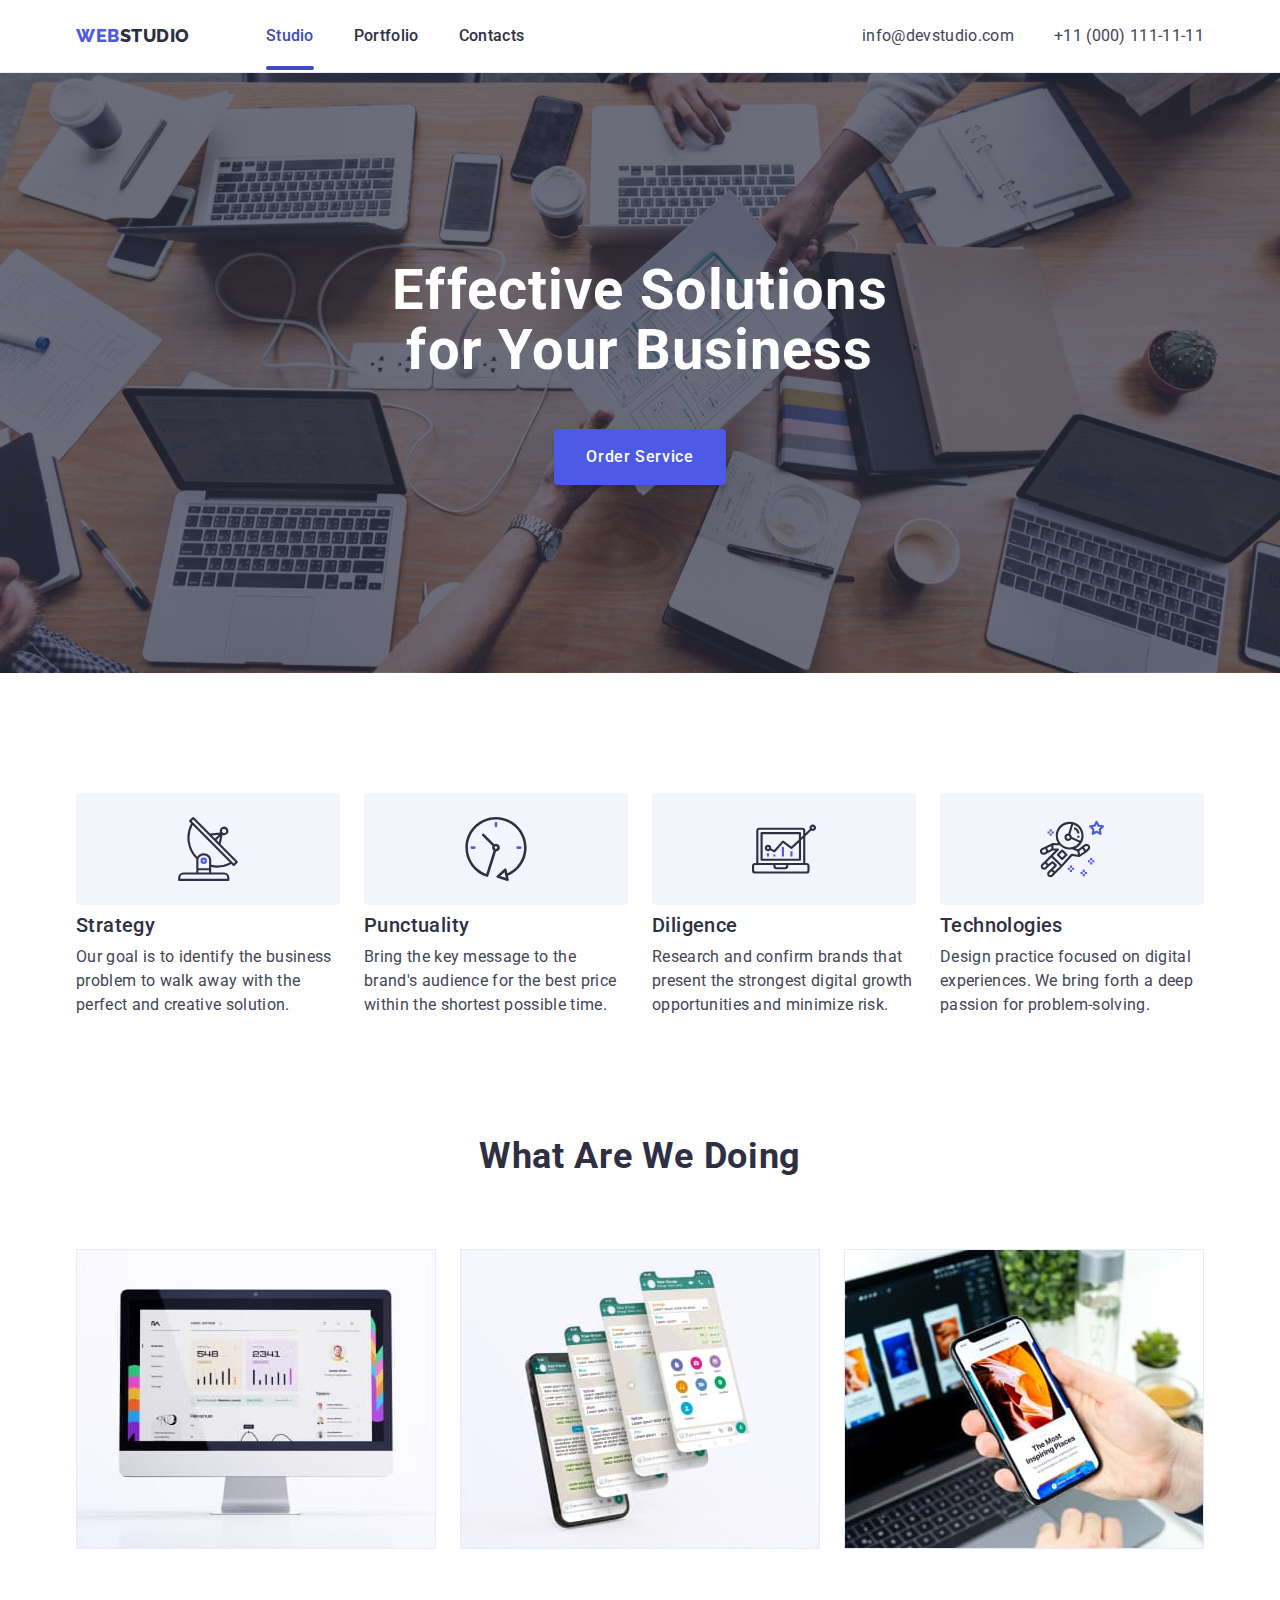
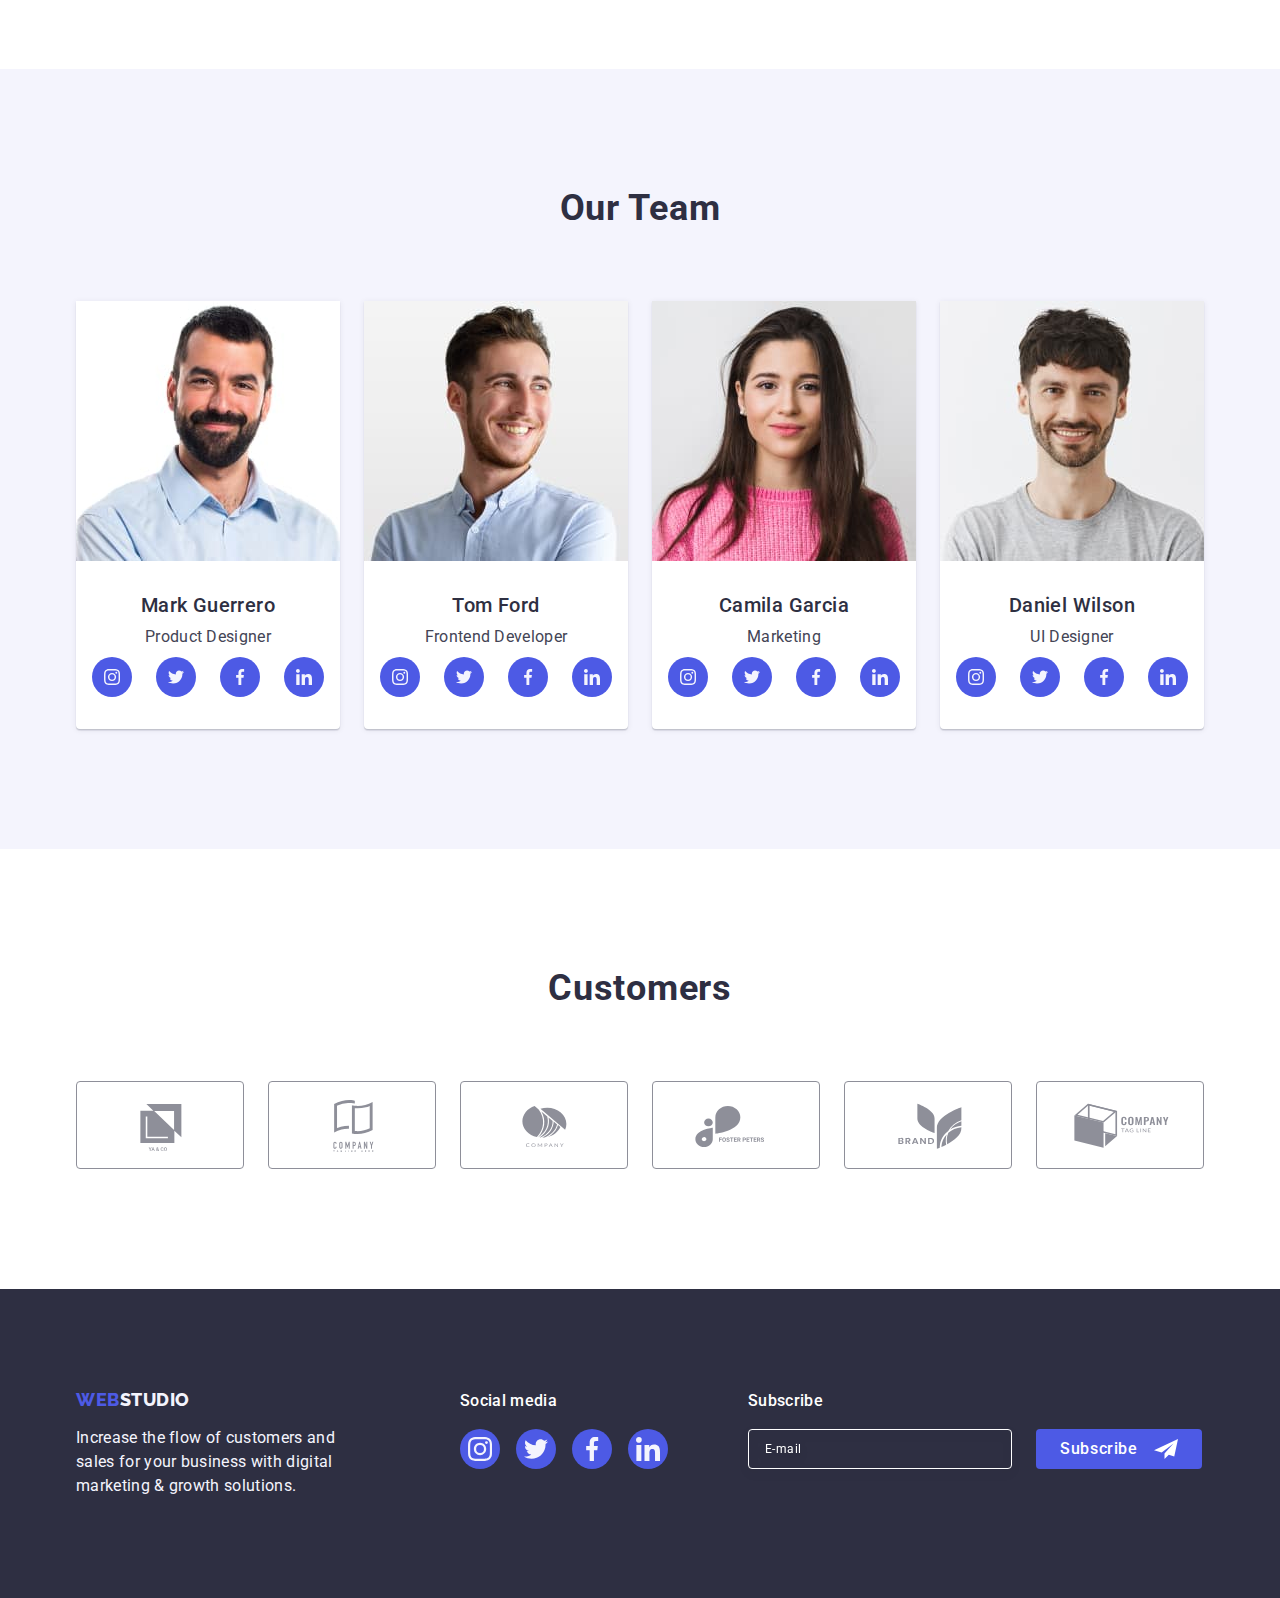
<file: index.html>
<!DOCTYPE html>
<html lang="en">
  <head>
    <meta charset="UTF-8" />
    <meta http-equiv="X-UA-Compatible" content="IE=edge" />
    <meta name="viewport" content="width=device-width, initial-scale=1.0" />
    <link rel="preconnect" href="https://fonts.googleapis.com" />
    <link rel="preconnect" href="https://fonts.gstatic.com" crossorigin />
    <link rel="preconnect" href="https://fonts.googleapis.com" />
    <link rel="preconnect" href="https://fonts.gstatic.com" crossorigin />
    <link rel="preconnect" href="https://fonts.googleapis.com" />
    <link rel="preconnect" href="https://fonts.gstatic.com" crossorigin />
    <link
      href="https://fonts.googleapis.com/css2?family=Raleway:wght@800&family=Roboto:wght@400;500;700;900&display=swap"
      rel="stylesheet"
    />
    <link
      rel="stylesheet"
      href="https://cdn.jsdelivr.net/npm/modern-normalize@1.1.0/modern-normalize.min.css"
    />
    <link rel="stylesheet" href="./css/styles.css" />
    <title><Studio>WebStudio</title>
  </head>
  <body>
    <!-----------------------------HEADER---------------------------- -->
    <header class="header">
      <div class="container head-container">
        <nav class="nav">
          <a href="./index.html" class="link-head link"
            >Web<span class="logo">Studio</span></a
          >
          <ul class="list nav-list">
            <li class="nav-item">
              <a class="link-nav link active" href="./index.html">Studio</a>
            </li>
            <li class="nav-item">
              <a class="link-nav link" href="./portfolio.html">Portfolio</a>
            </li>
            <li class="nav-item">
              <a class="link-nav link" href="">Contacts</a>
            </li>
          </ul>
        </nav>
        <address class="contact">
          <ul class="list contact-list">
            <li class="contact-item">
              <a class="link-contact link" href="mailto:info@devstudio.com"
                >info@devstudio.com</a
              >
            </li>
            <li class="contact-item">
              <a class="link-contact link" href="tel:+110001111111"
                >+11 (000) 111-11-11</a
              >
            </li>
          </ul>
        </address>
      </div>
    </header>
    <main>
      <!-- -------------------------Section MAIN------------------->
      <section class="section-main">
        <div class="container">
          <h1 class="title-main">Effective Solutions for Your Business</h1>
          <button
            class="button"
            type="button"
            data-modal-open
            name="Order Service"
          >
            Order Service
          </button>
        </div>
      </section>

      <!-- -------------------------SECTION TEXT -->
      <section class="text-section">
        <div class="container">
          <h2 class="visually-hidden">/</h2>
          <ul class="list text-list">
            <li class="text-item">
              <div class="text-icon-container">
                <svg class="text-icon" width="64" height="64">
                  <use href="./images/icons.svg#icon-antenna"></use>
                </svg>
              </div>
              <h3 class="title-three">Strategy</h3>
              <p class="text">
                Our goal is to identify the business problem to walk away with
                the perfect and creative solution.
              </p>
            </li>
            <li class="text-item">
              <div class="text-icon-container">
                <svg class="text-icon" width="64" height="64">
                  <use href="./images/icons.svg#icon-clock"></use>
                </svg>
              </div>
              <h3 class="title-three">Punctuality</h3>
              <p class="text">
                Bring the key message to the brand's audience for the best price
                within the shortest possible time.
              </p>
            </li>
            <li class="text-item">
              <div class="text-icon-container">
                <svg class="text-icon" width="64" height="64">
                  <use href="./images/icons.svg#icon-diagram"></use>
                </svg>
              </div>
              <h3 class="title-three">Diligence</h3>
              <p class="text">
                Research and confirm brands that present the strongest digital
                growth opportunities and minimize risk.
              </p>
            </li>
            <li class="text-item">
              <div class="text-icon-container">
                <svg class="text-icon" width="64" height="64">
                  <use href="./images/icons.svg#icon-astronaut"></use>
                </svg>
              </div>
              <h3 class="title-three">Technologies</h3>
              <p class="text">
                Design practice focused on digital experiences. We bring forth a
                deep passion for problem-solving.
              </p>
            </li>
          </ul>
        </div>
      </section>

      <!-- ---------------------SECTION IMG--------------- -->
      <section class="img-section">
        <div class="container">
          <h2 class="title-two">What are we doing</h2>
          <ul class="list img-list">
            <li class="im-item">
              <img
                class="img"
                src="./images/img1.jpg"
                width="360"
                alt="statistic on monitor"
              />
            </li>
            <li class="im-item">
              <img
                class="img"
                src="./images/img2.jpg"
                width="360"
                alt="open messenger on phone"
              />
            </li>
            <li class="im-item">
              <img
                class="img"
                src="./images/img3.jpg"
                width="360"
                alt="open recommended on phone"
              />
            </li>
          </ul>
        </div>
      </section>

      <!-- -----------------------SECTION TEAM-------------------- -->
      <section class="team-section">
        <div class="container">
          <h2 class="team-title">Our Team</h2>
          <ul class="team-list list">
            <li class="team-item">
              <img
                class="team-item-img"
                src="./images/photo1.jpg"
                width="264"
                alt="Product Designer"
              />
              <div class="team-name">
                <h3 class="team-three">Mark Guerrero</h3>
                <p class="team-text">Product Designer</p>
                <ul class="team-soc list">
                  <li class="team-soc-item">
                    <a
                      class="team-soc-link"
                      href=""
                      aria-label="instagram"
                      target="_blank"
                      rel="noopener noreferrer"
                    >
                      <svg class="team-soc-icon" width="16" height="16">
                        <use
                          href="./images/icons.svg#icon-instagram"
                        ></use></svg
                    ></a>
                  </li>
                  <li class="team-soc-item">
                    <a
                      class="team-soc-link"
                      href=""
                      aria-label="twitter"
                      target="_blank"
                      rel="noopener noreferrer"
                    >
                      <svg class="team-soc-icon" width="16" height="16">
                        <use href="./images/icons.svg#icon-twitter"></use></svg
                    ></a>
                  </li>
                  <li class="team-soc-item">
                    <a
                      class="team-soc-link"
                      href=""
                      aria-label="facebook"
                      target="_blank"
                      rel="noopener noreferrer"
                    >
                      <svg class="team-soc-icon" width="16" height="16">
                        <use href="./images/icons.svg#icon-facebook"></use></svg
                    ></a>
                  </li>
                  <li class="team-soc-item">
                    <a
                      class="team-soc-link"
                      href=""
                      aria-label="linkedin"
                      target="_blank"
                      rel="noopener noreferrer"
                    >
                      <svg class="team-soc-icon" width="16" height="16">
                        <use href="./images/icons.svg#icon-linkedin"></use></svg
                    ></a>
                  </li>
                </ul>
              </div>
            </li>
            <li class="team-item">
              <img
                class="team-item-img"
                src="./images/photo2.jpg"
                width="264"
                alt="Frontend Developer"
              />
              <div class="team-name">
                <h3 class="team-three">Tom Ford</h3>
                <p class="team-text">Frontend Developer</p>
                <ul class="team-soc list">
                  <li class="team-soc-item">
                    <a
                      class="team-soc-link"
                      href=""
                      aria-label="instagram"
                      target="_blank"
                      rel="noopener noreferrer"
                    >
                      <svg class="team-soc-icon" width="16" height="16">
                        <use
                          href="./images/icons.svg#icon-instagram"
                        ></use></svg
                    ></a>
                  </li>
                  <li class="team-soc-item">
                    <a
                      class="team-soc-link"
                      href=""
                      aria-label="twitter"
                      target="_blank"
                      rel="noopener noreferrer"
                    >
                      <svg class="team-soc-icon" width="16" height="16">
                        <use href="./images/icons.svg#icon-twitter"></use></svg
                    ></a>
                  </li>
                  <li class="team-soc-item">
                    <a
                      class="team-soc-link"
                      href=""
                      aria-label="facebook"
                      target="_blank"
                      rel="noopener noreferrer"
                    >
                      <svg class="team-soc-icon" width="16" height="16">
                        <use href="./images/icons.svg#icon-facebook"></use></svg
                    ></a>
                  </li>
                  <li class="team-soc-item">
                    <a
                      class="team-soc-link"
                      href=""
                      aria-label="linkedin"
                      target="_blank"
                      rel="noopener noreferrer"
                    >
                      <svg class="team-soc-icon" width="16" height="16">
                        <use href="./images/icons.svg#icon-linkedin"></use></svg
                    ></a>
                  </li>
                </ul>
              </div>
            </li>
            <li class="team-item">
              <img
                class="team-item-img"
                src="./images/photo3.jpg"
                width="264"
                alt="Marketing"
              />
              <div class="team-name">
                <h3 class="team-three">Camila Garcia</h3>
                <p class="team-text">Marketing</p>
                <ul class="team-soc list">
                  <li class="team-soc-item">
                    <a
                      class="team-soc-link"
                      href=""
                      aria-label="instagram"
                      target="_blank"
                      rel="noopener noreferrer"
                    >
                      <svg class="team-soc-icon" width="16" height="16">
                        <use
                          href="./images/icons.svg#icon-instagram"
                        ></use></svg
                    ></a>
                  </li>
                  <li class="team-soc-item">
                    <a
                      class="team-soc-link"
                      href=""
                      aria-label="twitter"
                      target="_blank"
                      rel="noopener noreferrer"
                    >
                      <svg class="team-soc-icon" width="16" height="16">
                        <use href="./images/icons.svg#icon-twitter"></use></svg
                    ></a>
                  </li>
                  <li class="team-soc-item">
                    <a
                      class="team-soc-link"
                      href=""
                      aria-label="facebook"
                      target="_blank"
                      rel="noopener noreferrer"
                    >
                      <svg class="team-soc-icon" width="16" height="16">
                        <use href="./images/icons.svg#icon-facebook"></use></svg
                    ></a>
                  </li>
                  <li class="team-soc-item">
                    <a
                      class="team-soc-link"
                      href=""
                      aria-label="linkedin"
                      target="_blank"
                      rel="noopener noreferrer"
                    >
                      <svg class="team-soc-icon" width="16" height="16">
                        <use href="./images/icons.svg#icon-linkedin"></use></svg
                    ></a>
                  </li>
                </ul>
              </div>
            </li>
            <li class="team-item">
              <img
                class="team-item-img"
                src="./images/photo4.jpg"
                width="264"
                alt="UI Designer"
              />
              <div class="team-name">
                <h3 class="team-three">Daniel Wilson</h3>
                <p class="team-text">UI Designer</p>
                <ul class="team-soc list">
                  <li class="team-soc-item">
                    <a
                      class="team-soc-link"
                      href=""
                      aria-label="instagram"
                      target="_blank"
                      rel="noopener noreferrer"
                    >
                      <svg class="team-soc-icon" width="16" height="16">
                        <use href="./images/icons.svg#icon-instagram"></use>
                      </svg>
                    </a>
                  </li>
                  <li class="team-soc-item">
                    <a
                      class="team-soc-link"
                      href=""
                      aria-label="twitter"
                      target="_blank"
                      rel="noopener noreferrer"
                    >
                      <svg class="team-soc-icon" width="16" height="16">
                        <use href="./images/icons.svg#icon-twitter"></use>
                      </svg>
                    </a>
                  </li>
                  <li class="team-soc-item">
                    <a
                      class="team-soc-link"
                      href=""
                      aria-label="facebook"
                      target="_blank"
                      rel="noopener noreferrer"
                    >
                      <svg class="team-soc-icon" width="16" height="16">
                        <use href="./images/icons.svg#icon-facebook"></use></svg
                    ></a>
                  </li>
                  <li class="team-soc-item">
                    <a
                      class="team-soc-link"
                      href=""
                      aria-label="linkedin"
                      target="_blank"
                      rel="noopener noreferrer"
                    >
                      <svg class="team-soc-icon" width="16" height="16">
                        <use href="./images/icons.svg#icon-linkedin"></use></svg
                    ></a>
                  </li>
                </ul>
              </div>
            </li>
          </ul>
        </div>
      </section>

      <!----------------------------CUSTOMERS----------------------- -->
      <section class="customers-section">
        <div class="container">
          <h2 class="cust-title">Customers</h2>
          <ul class="cust-list list">
            <li class="cust-item">
              <a class="cust-link" href="">
                <svg class="cust-icon" width="104" height="56">
                  <use href="./images/icons.svg#icon-logo"></use>
                </svg>
              </a>
            </li>
            <li class="cust-item">
              <a class="cust-link" href="">
                <svg class="cust-icon" width="104" height="56">
                  <use href="./images/icons.svg#icon-company"></use>
                </svg>
              </a>
            </li>
            <li class="cust-item">
              <a class="cust-link" href="">
                <svg class="cust-icon" width="104" height="56">
                  <use href="./images/icons.svg#icon-logo_three"></use>
                </svg>
              </a>
            </li>
            <li class="cust-item">
              <a class="cust-link" href="">
                <svg class="cust-icon" width="104" height="56">
                  <use href="./images/icons.svg#icon-logo_four"></use>
                </svg>
              </a>
            </li>
            <li class="cust-item">
              <a class="cust-link" href="">
                <svg class="cust-icon" width="104" height="56">
                  <use href="./images/icons.svg#icon-logo_five"></use>
                </svg>
              </a>
            </li>
            <li class="cust-item">
              <a class="cust-link" href="">
                <svg class="cust-icon" width="104" height="56">
                  <use href="./images/icons.svg#icon-logo_six"></use>
                </svg>
              </a>
            </li>
          </ul>
        </div>
      </section>
    </main>

    <!-- -----------------------------------FOOTER ----------------------- -->
    <footer class="footer">
      <div class="footer-container">
        <div class="footer-position">
          <a class="link-footer link" href="./index.html"
            >Web<span class="logo-footer">Studio</span></a
          >
          <p class="footer-text">
            Increase the flow of customers and sales for your business with
            digital marketing & growth solutions.
          </p>
        </div>
        <div class="footer-soc">
          <p class="soc-title">Social media</p>
          <ul class="footer-soc-item">
            <li class="team-soc-item list">
              <a
                class="footer-soc-link"
                href=""
                aria-label="instagram"
                target="_blank"
                rel="noopener noreferrer"
              >
                <svg class="team-soc-icon" width="24" height="24">
                  <use href="./images/icons.svg#icon-instagram"></use></svg
              ></a>
            </li>

            <li class="team-soc-item list">
              <a
                class="footer-soc-link"
                href=""
                aria-label="twitter"
                target="_blank"
                rel="noopener noreferrer"
              >
                <svg class="team-soc-icon" width="24" height="24">
                  <use href="./images/icons.svg#icon-twitter"></use></svg
              ></a>
            </li>
            <li class="team-soc-item list">
              <a
                class="footer-soc-link"
                href=""
                aria-label="facebook"
                target="_blank"
                rel="noopener noreferrer"
              >
                <svg class="team-soc-icon" width="24" height="24">
                  <use href="./images/icons.svg#icon-facebook"></use></svg
              ></a>
            </li>
            <li class="team-soc-item list">
              <a
                class="footer-soc-link"
                href=""
                aria-label="linkedin"
                target="_blank"
                rel="noopener noreferrer"
              >
                <svg class="team-soc-icon" width="24" height="24">
                  <use href="./images/icons.svg#icon-linkedin"></use></svg
              ></a>
            </li>
          </ul>
        </div>

        <div class="footer-form">
          <p class="footer-title">Subscribe</p>
          <form class="subscribe-form">
            <label class="subscribe-lable">
              <input
                class="subscribe-input"
                type="email"
                name="email-address"
                placeholder="E-mail"
              />
            </label>
            <button class="subscribe-btn" type="submit">
              Subscribe
              <svg class="footer-btn-icon" width="24" height="24">
                <use href="./images/icons.svg#icon-footer_btn"></use>
              </svg>
            </button>
          </form>
        </div>
      </div>
    </footer>
    <div class="backdrop is-hidden" data-modal>
      <div class="modal">
        <button type="button" class="modal-btn" data-modal-close>
          <svg class="modal-close" width="8" height="8">
            <use href="./images/icons.svg#icon-close_christ"></use>
          </svg>
        </button>

        <p class="modal-text">Leave your contacts and we will call you back</p>
        <form class="modal-form">
          <div class="modal-name">
            <label for="user-name" class="modal-label"> Name</label>
            <div class="input-wrap">
              <input id="user-name" class="user" type="text" name="user-name" />
              <svg class="modal-icon" width="18" height="24">
                <use
                  class="m-icon"
                  href="./images/icons.svg#icon-modal_name"
                ></use>
              </svg>
            </div>
          </div>

          <div class="modal-name">
            <label for="user-phone" class="modal-label">Phone</label>
            <div class="input-wrap">
              <input
                id="user-phone"
                class="user"
                type="tel"
                name="user-phone"
              />
              <svg class="modal-icon" width="18" height="24">
                <use href="./images/icons.svg#icon-modal_phone"></use>
              </svg>
            </div>
          </div>

          <div class="modal-name">
            <label for="user-email" class="modal-label"> Email</label>
            <div class="input-wrap">
              <input
                id="user-email"
                class="user"
                type="email"
                name="user-email"
              />
              <svg class="modal-icon" width="18" height="24">
                <use href="./images/icons.svg#icon-modal_email"></use>
              </svg>
            </div>
          </div>
          <div class="comment">
            <label for="user-comment" class="modal-label"> Comment</label>
            <textarea
              class="user-comment"
              id="user-comment"
              name="user-comment"
              placeholder="Text input"
            ></textarea>
          </div>
          <div class="modal-policy">
            <input
              type="checkbox"
              name="user-privacy"
              id="user-privacy"
              class="input-check visually-hidden"
              value="true"
            />
            <label for="user-privacy" class="check-text"
              ><span class="check">
                <svg class="check-icon" width="10" height="8">
                  <use href="./images/icons.svg#icon-vector"></use></svg
              ></span>
              I accept the terms and conditions of the
              <a href="" class="check-link">Privacy Policy</a>
            </label>
          </div>
          <button class="modal-button">Send</button>
        </form>
      </div>
    </div>
    <script src="./js/modal.js"></script>
  </body>
</html>
</file>
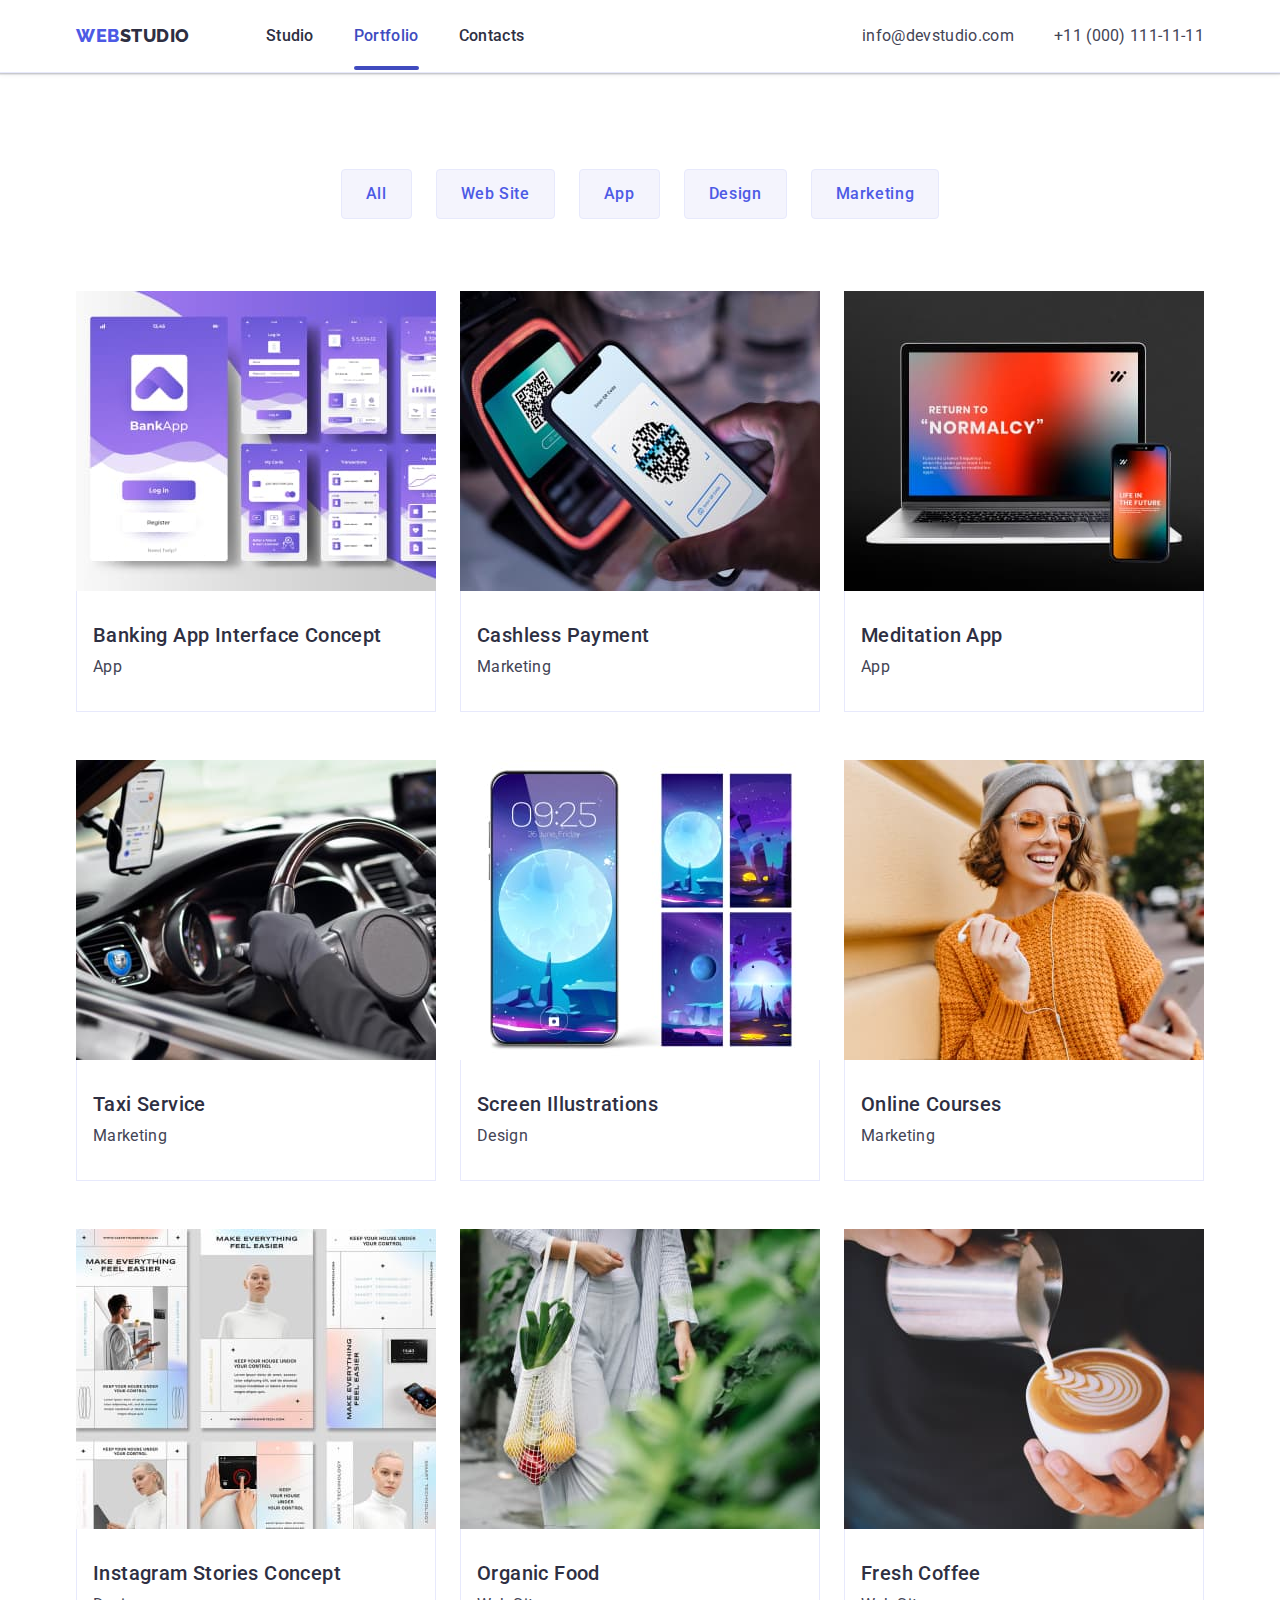
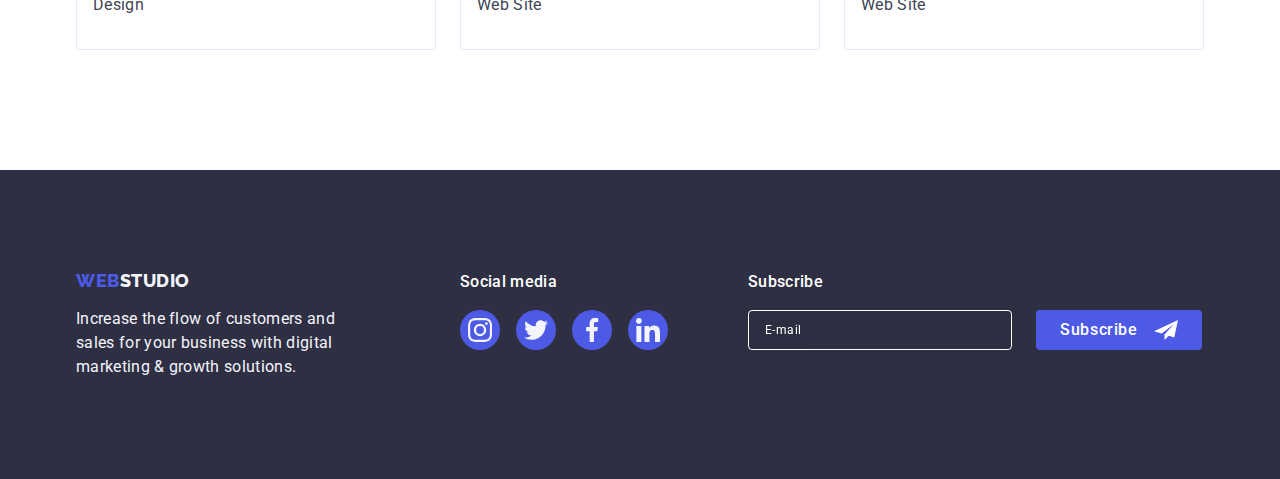
<file: portfolio.html>
<!DOCTYPE html>
<html lang="en">
  <head>
    <meta charset="UTF-8" />
    <meta http-equiv="X-UA-Compatible" content="IE=edge" />
    <meta name="viewport" content="width=device-width, initial-scale=1.0" />
    <link rel="preconnect" href="https://fonts.googleapis.com" />
    <link rel="preconnect" href="https://fonts.gstatic.com" crossorigin />
    <link rel="preconnect" href="https://fonts.googleapis.com" />
    <link rel="preconnect" href="https://fonts.gstatic.com" crossorigin />
    <link
      href="https://fonts.googleapis.com/css2?family=Raleway:wght@800&family=Roboto:wght@400;500;700;900&display=swap"
      rel="stylesheet"
    />
    <link
      rel="stylesheet"
      href="https://cdn.jsdelivr.net/npm/modern-normalize@1.1.0/modern-normalize.min.css"
    />
    <link rel="stylesheet" href="./css/styles.css" />
    <title><Studio>WebStudio</title>
  </head>
  <body>
    <header class="header">
      <div class="container head-container">
        <nav class="nav">
          <a href="./index.html" class="link-head link"
            >Web<span class="logo">Studio</span></a
          >
          <ul class="list nav-list">
            <li class="nav-item">
              <a class="link-nav link" href="./index.html">Studio</a>
            </li>
            <li class="nav-item">
              <a class="link-nav link active" href="./portfolio.html"
                >Portfolio</a
              >
            </li>
            <li class="nav-item">
              <a class="link-nav link" href="">Contacts</a>
            </li>
          </ul>
        </nav>
        <address class="contact">
          <ul class="list contact-list">
            <li>
              <a class="link-contact link" href="mailto:info@devstudio.com"
                >info@devstudio.com</a
              >
            </li>
            <li>
              <a class="link-contact link" href="tel:+110001111111"
                >+11 (000) 111-11-11</a
              >
            </li>
          </ul>
        </address>
      </div>
    </header>
    <main>
      <!-- ------------------------------PORTFOLIO----------------- -->

      <section class="portfolio-section">
        <div class="container portfolio-container">
          <h1 class="visually-hidden">/</h1>
          <ul class="btn-list list">
            <li class="btn-item">
              <button class="button-portfolio" type="button">All</button>
            </li>
            <li class="btn-item">
              <button class="button-portfolio" type="button">Web Site</button>
            </li>
            <li class="btn-item">
              <button class="button-portfolio" type="button">App</button>
            </li>
            <li class="btn-item">
              <button class="button-portfolio" type="button">Design</button>
            </li>
            <li class="btn-item">
              <button class="button-portfolio" type="button">Marketing</button>
            </li>
          </ul>
          <ul class="list portfolio-img">
            <li class="portfolio-item">
              <a class="portfolio-link link" href="">
                <div class="portfolio-block">
                  <img
                    src="./images/portfolio/pbanking1.jpg"
                    width="360"
                    height="300"
                    alt="Banking App Interface Concept"
                  />
                  <p class="portfolio-cover-text">
                    14 Stylish and User-Friendly App Design Concepts · Task
                    Manager App · Calorie Tracker App · Exotic Fruit Ecommerce
                    App · Cloud Storage App
                  </p>
                </div>
                <div class="title-card">
                  <h2 class="title">Banking App Interface Concept</h2>
                  <p class="text">App</p>
                </div>
              </a>
            </li>
            <li class="portfolio-item">
              <a class="portfolio-link link" href="">
                <div class="portfolio-block">
                  <img
                    src="./images/portfolio/ppayment2.jpg"
                    width="360"
                    height="300"
                    alt="Cashless Payment"
                  />
                  <p class="portfolio-cover-text">
                    14 Stylish and User-Friendly App Design Concepts · Task
                    Manager App · Calorie Tracker App · Exotic Fruit Ecommerce
                    App · Cloud Storage App
                  </p>
                </div>
                <div class="title-card">
                  <h2 class="title">Cashless Payment</h2>
                  <p class="text">Marketing</p>
                </div>
              </a>
            </li>
            <li class="portfolio-item">
              <a class="portfolio-link link" href="">
                <div class="portfolio-block">
                  <img
                    src="./images/portfolio/pmeditation3.jpg"
                    width="360"
                    height="300"
                    alt="Meditation App"
                  />
                  <p class="portfolio-cover-text">
                    14 Stylish and User-Friendly App Design Concepts · Task
                    Manager App · Calorie Tracker App · Exotic Fruit Ecommerce
                    App · Cloud Storage App
                  </p>
                </div>
                <div class="title-card">
                  <h2 class="title">Meditation App</h2>
                  <p class="text">App</p>
                </div>
              </a>
            </li>
            <li class="portfolio-item">
              <a class="portfolio-link link" href="">
                <div class="portfolio-block">
                  <img
                    src="./images/portfolio/ptaxi4.jpg"
                    width="360"
                    height="300"
                    alt="Taxi Service"
                  />
                  <p class="portfolio-cover-text">
                    14 Stylish and User-Friendly App Design Concepts · Task
                    Manager App · Calorie Tracker App · Exotic Fruit Ecommerce
                    App · Cloud Storage App
                  </p>
                </div>
                <div class="title-card">
                  <h2 class="title">Taxi Service</h2>
                  <p class="text">Marketing</p>
                </div>
              </a>
            </li>
            <li class="portfolio-item">
              <a class="portfolio-link link" href="">
                <div class="portfolio-block">
                  <img
                    src="./images/portfolio/pscreen5.jpg"
                    width="360"
                    height="300"
                    alt="Screen Illustrations"
                  />
                  <p class="portfolio-cover-text">
                    14 Stylish and User-Friendly App Design Concepts · Task
                    Manager App · Calorie Tracker App · Exotic Fruit Ecommerce
                    App · Cloud Storage App
                  </p>
                </div>
                <div class="title-card">
                  <h2 class="title">Screen Illustrations</h2>
                  <p class="text">Design</p>
                </div>
              </a>
            </li>
            <li class="portfolio-item">
              <a class="portfolio-link link" href="">
                <div class="portfolio-block">
                  <img
                    src="./images/portfolio/pcourses6.jpg"
                    width="360"
                    height="300"
                    alt="Online Courses"
                  />
                  <p class="portfolio-cover-text">
                    14 Stylish and User-Friendly App Design Concepts · Task
                    Manager App · Calorie Tracker App · Exotic Fruit Ecommerce
                    App · Cloud Storage App
                  </p>
                </div>
                <div class="title-card">
                  <h2 class="title">Online Courses</h2>
                  <p class="text">Marketing</p>
                </div>
              </a>
            </li>
            <li class="portfolio-item">
              <a class="portfolio-link link" href="">
                <div class="portfolio-block">
                  <img
                    src="./images/portfolio/pstories7.jpg"
                    width="360"
                    height="300"
                    alt="Instagram Stories Concept"
                  />
                  <p class="portfolio-cover-text">
                    14 Stylish and User-Friendly App Design Concepts · Task
                    Manager App · Calorie Tracker App · Exotic Fruit Ecommerce
                    App · Cloud Storage App
                  </p>
                </div>
                <div class="title-card">
                  <h2 class="title">Instagram Stories Concept</h2>
                  <p class="text">Design</p>
                </div>
              </a>
            </li>
            <li class="portfolio-item">
              <a class="portfolio-link link" href="">
                <div class="portfolio-block">
                  <img
                    src="./images/portfolio/porganic8.jpg"
                    width="360"
                    height="300"
                    alt="Organic Food"
                  />
                  <p class="portfolio-cover-text">
                    14 Stylish and User-Friendly App Design Concepts · Task
                    Manager App · Calorie Tracker App · Exotic Fruit Ecommerce
                    App · Cloud Storage App
                  </p>
                </div>
                <div class="title-card">
                  <h2 class="title">Organic Food</h2>
                  <p class="text">Web Site</p>
                </div>
              </a>
            </li>
            <li class="portfolio-item">
              <a class="portfolio-link link" href="">
                <div class="portfolio-block">
                  <img
                    src="./images/portfolio/pcoffee9.jpg"
                    width="360"
                    height="300"
                    alt="Fresh Coffee"
                  />
                  <p class="portfolio-cover-text">
                    14 Stylish and User-Friendly App Design Concepts · Task
                    Manager App · Calorie Tracker App · Exotic Fruit Ecommerce
                    App · Cloud Storage App
                  </p>
                </div>
                <div class="title-card">
                  <h2 class="title">Fresh Coffee</h2>
                  <p class="text">Web Site</p>
                </div>
              </a>
            </li>
          </ul>
        </div>
      </section>
    </main>
    <!-- ----------------------------------FOOTER-------------------------- -->
    <footer class="footer">
      <div class="footer-container">
        <div class="footer-position">
          <a class="link-footer link" href="./index.html"
            >Web<span class="logo-footer">Studio</span></a
          >
          <p class="footer-text">
            Increase the flow of customers and sales for your business with
            digital marketing & growth solutions.
          </p>
        </div>
        <div class="footer-soc">
          <p class="soc-title">Social media</p>
          <ul class="footer-soc-item">
            <li class="team-soc-item list">
              <a
                class="footer-soc-link"
                href=""
                aria-label="instagram"
                target="_blank"
                rel="noopener noreferrer"
              >
                <svg class="team-soc-icon" width="24" height="24">
                  <use href="./images/icons.svg#icon-instagram"></use></svg
              ></a>
            </li>

            <li class="team-soc-item list">
              <a
                class="footer-soc-link"
                href=""
                aria-label="twitter"
                target="_blank"
                rel="noopener noreferrer"
              >
                <svg class="team-soc-icon" width="24" height="24">
                  <use href="./images/icons.svg#icon-twitter"></use></svg
              ></a>
            </li>
            <li class="team-soc-item list">
              <a
                class="footer-soc-link"
                href=""
                aria-label="facebook"
                target="_blank"
                rel="noopener noreferrer"
              >
                <svg class="team-soc-icon" width="24" height="24">
                  <use href="./images/icons.svg#icon-facebook"></use></svg
              ></a>
            </li>
            <li class="team-soc-item list">
              <a
                class="footer-soc-link"
                href=""
                aria-label="linkedin"
                target="_blank"
                rel="noopener noreferrer"
              >
                <svg class="team-soc-icon" width="24" height="24">
                  <use href="./images/icons.svg#icon-linkedin"></use></svg
              ></a>
            </li>
          </ul>
        </div>

        <div class="footer-form">
          <p class="footer-title">Subscribe</p>
          <form class="subscribe-form">
            <label class="subscribe-lable">
              <input
                class="subscribe-input"
                type="email"
                name="email-address"
                placeholder="E-mail"
              />
            </label>
            <button class="subscribe-btn" type="submit">
              Subscribe
              <svg class="footer-btn-icon" width="24" height="24">
                <use href="./images/icons.svg#icon-footer_btn"></use>
              </svg>
            </button>
          </form>
        </div>
      </div>
    </footer>
  </body>
</html>
</file>
<file: css/styles.css>
:root {
  --text-color: #434455;
  --primary-color: #ffffff;
  --btn-color: #4d5ae5;
  --active-color: #404bbf;
  --second-color: #f4f4fd;
  --color-dark: #2e2f42;
  --color-grey: #8e8f99;
  --transition: 250ms cubic-bezier(0.4, 0, 0.2, 1);
  --button: #e7e9fc;
}
body {
  font-family: "Roboto", sans-serif;
  color: var(--text-color);
  background-color: var(--primary-color);
}
h1,
h2,
h3,
h4,
h5,
h6,
p {
  margin-top: 0;
  margin-bottom: 0;
}
ul,
ol {
  margin: 0;
  padding-left: 0;
}
img {
  display: block;
  max-width: 100%;
}
.visually-hidden {
  position: absolute;
  width: 1px;
  height: 1px;
  margin: -1px;
  border: 0;
  padding: 0;

  white-space: nowrap;
  clip-path: inset(100%);
  clip: rect(0 0 0 0);
  overflow: hidden;
}
.link {
  text-decoration: none;
}
.list {
  list-style: none;
}
.header {
  border-bottom: 1px solid var(--button);
  box-shadow: 0px 2px 1px rgba(46, 47, 66, 0.08),
    0px 1px 1px rgba(46, 47, 66, 0.16), 0px 1px 6px rgba(46, 47, 66, 0.08);
}
.container {
  max-width: 1158px;
  padding: 0 15px;
  margin: 0 auto;
  margin-left: auto;
  margin-right: auto;
}
/* -------------------------HEADER----------------- */
.head-container {
  display: flex;
  align-items: center;
  flex-grow: 1;
}
.nav {
  display: flex;
  align-items: center;
  flex-grow: 1;
}
.nav-list {
  display: flex;
  flex-direction: row;
  align-items: flex-start;
  gap: 40px;
}
.nav-item {
  padding: 24px 0;
}
.link-head {
  font-family: "Raleway", sans-serif;
  font-weight: 800;
  color: var(--btn-color);
  font-size: 18px;
  line-height: 1.17;
  letter-spacing: 0.03em;
  text-transform: uppercase;
  display: flex;
  align-items: center;
  margin-right: 76px;
}
.logo {
  color: var(--color-dark);
  display: flex;
  align-items: center;
}
.contact {
  font-style: normal;
  margin-left: auto;
}
.contact-list {
  display: flex;
  gap: 40px;
}
.contact-item {
}

.logo {
  color: var(--color-dark);
}
.link-nav:focus {
  color: var(--active-color);
}
.link-nav:hover {
  color: var(--active-color);
}
.link-logo {
  font-weight: 800;
  color: var(--second-color);
}
.link-nav {
  font-weight: 500;
  font-size: 16px;
  line-height: 1.5;
  letter-spacing: 0.02em;
  color: var(--color-dark);
  padding: 24px 0;
  transition: color var(--transition);
}
.active {
  position: relative;
  color: var(--active-color);
  transition: color var(--transition);
}
.active::after {
  content: "";
  position: absolute;
  width: 100%;
  height: 4px;
  left: 0;
  bottom: -1px;
  background: var(--active-color);
  border-radius: 2px;
}

.link-contact {
  font-size: 16px;
  line-height: 1.5;
  letter-spacing: 0.02em;
  color: var(--text-color);
  width: 153px;
  padding: 24px 0;
  transition: color var(--transition);
}
.link-contact:hover {
  color: var(--active-color);
}
.link-contact:focus {
  color: var(--active-color);
}

/* ---------------------------MAIN----------------------- */
.section-main {
  max-width: 1440px;
  background-image: linear-gradient(
      rgba(46, 47, 66, 0.7),
      rgba(46, 47, 66, 0.7)
    ),
    url(../images/main-bkg.jpg);
  background-color: var(--color-dark);
  background-repeat: no-repeat;
  background-position: center;
  background-size: cover;
  padding: 188px 0;
  margin: 0 auto;
}
.title-main {
  font-weight: 700;
  font-size: 56px;
  line-height: 1.07;
  text-align: center;
  letter-spacing: 0.02em;
  color: var(--primary-color);
  max-width: 496px;
  margin-left: auto;
  margin-right: auto;
}
.button {
  cursor: pointer;
  font-family: "Roboto", sans-serif;
  background-color: var(--btn-color);
  font-weight: 500;
  font-size: 16px;
  line-height: 1.5;
  letter-spacing: 0.04em;
  color: var(--primary-color);
  box-shadow: 0px 4px 4px rgba(0, 0, 0, 0.15);
  border-radius: 4px;
  padding: 16px 32px;
  margin-top: 48px;
  margin-left: auto;
  margin-right: auto;
  display: block;
  min-width: 169px;
  height: 56px;
  border: none;
  transition: background-color var(--transition);
}
.button:hover {
  background-color: var(--active-color);
}
.button:focus {
  background-color: var(--active-color);
}
/* --------------------------TEXT------------------------ */
.text-section {
  padding-top: 120px;
  padding-bottom: 120px;
}
.text {
  font-size: 16px;
  line-height: 1.5;
  letter-spacing: 0.02em;
  color: var(--text-color);
}
.text-list {
  display: flex;
  gap: 24px;
}
.text-item {
  width: calc((100% - 24px) / 3);
}
.text-icon-container {
  display: flex;
  align-items: center;
  justify-content: center;
  width: 264px;
  height: 112px;
  background: var(--second-color);
  border-radius: 4px;
  margin-bottom: 8px;
}
.text-icon {
}

.title-three {
  font-weight: 500;
  font-size: 20px;
  line-height: 1.2;
  letter-spacing: 0.02em;
  color: var(--color-dark);
  margin-bottom: 8px;
}
.title-two {
  font-size: 36px;
  line-height: 1.11;
  text-align: center;
  letter-spacing: 0.02em;
  text-transform: capitalize;
  color: var(--color-dark);
  margin-bottom: 72px;
}
/* ----------------------------IMG------------------------------ */
.img-section {
  padding-bottom: 120px;
  left: 156px;
  top: 1016px;
}
.img-list {
  display: flex;
  gap: 24px;
}
.im-item {
  flex-basis: calc((100% - 24px) / 2);
}
/* -----------------------------TEAM------------------------------- */
.team-section {
  padding-top: 120px;
  padding-bottom: 120px;
  background-color: var(--second-color);
}
.team-list {
  display: flex;
  gap: 24px;
}
.team-title {
  font-size: 36px;
  line-height: 1.11;
  text-align: center;
  letter-spacing: 0.02em;
  text-transform: capitalize;
  color: var(--color-dark);
  margin-bottom: 72px;
}
.team-three {
  font-weight: 500;
  font-size: 20px;
  line-height: 1.2;
  letter-spacing: 0.02em;
  color: var(--color-dark);
  text-align: center;
  margin-bottom: 8px;
}
.team-name {
  padding: 32px 0;
}
.team-item-img {
  flex-basis: calc((100% - 24px) / 3);
  padding-top: 232;
  padding-bottom: 120;
}
.team-text {
  font-size: 16px;
  line-height: 1.5;
  letter-spacing: 0.02em;
  color: var(--text-color);
  text-align: center;
  text-align: center;
}
.team-soc {
  display: flex;
  gap: 24px;
  justify-content: center;
  margin-top: 8px;
}
.team-soc-item {
  width: 40px;
  height: 40px;
}
.team-soc-link {
  display: flex;
  gap: 24px;
  width: 100%;
  height: 100%;
  border-radius: 50%;
  background-color: var(--btn-color);
  transition: var(--transition);
  align-items: center;
  justify-content: center;
  transition: background-color var(--transition);
}
.team-soc-link:hover,
.team-soc-link:focus {
  background: var(--active-color);
}

.team-soc-icon {
  fill: var(--second-color);
  transition: var(--transition);
}

.team {
  background-color: var(--second-color);
}
.team-item {
  background-color: var(--primary-color);
  box-shadow: 0px 1px 6px rgba(46, 47, 66, 0.08),
    0px 1px 1px rgba(46, 47, 66, 0.16), 0px 2px 1px rgba(46, 47, 66, 0.08);
  border-radius: 0px 0px 4px 4px;
}
/* ---------------------------CUSTOMERS-------------------------- */
.customers-section {
  padding-top: 120px;
  padding-bottom: 120px;
}

.cust-title {
  font-size: 36px;
  line-height: 1.11;
  text-align: center;
  letter-spacing: 0.02em;
  text-transform: capitalize;
  color: var(--color-dark);
  margin-bottom: 72px;
}
.cust-list {
  display: flex;
  gap: 24px;
}
.cust-item {
  width: 168px;
  height: 88px;
  border-radius: 4px;
}
.cust-link {
  width: 100%;
  height: 100%;
  border: 1px solid var(--color-grey);
  border-radius: 4px;
  display: flex;
  align-items: center;
  justify-content: center;
  color: var(--color-grey);
  transition: color var(--transition), border-color var(--transition);
}
.cust-link:hover,
.cust-link:focus {
  color: var(--active-color);
  border-color: var(--active-color);
}
.cust-icon {
  fill: currentColor;
}

/* -----------------------------FOOTER--------------------------- */
.footer-container {
  max-width: 1158px;
  padding: 0 15px;
  margin: 0 auto;
  margin-left: auto;
  margin-right: auto;
  display: flex;
  align-items: baseline;
}

.footer {
  background-color: var(--color-dark);
  left: 0px;
  top: 2280px;
  padding: 100px 0;
}
.footer-position {
  margin-right: 120px;
}
.link-footer {
  font-family: "Raleway", sans-serif;
  font-size: 18px;
  font-weight: 800;
  line-height: 1.17;
  letter-spacing: 0.03em;
  text-transform: uppercase;
  color: var(--btn-color);
  display: inline-block;
  margin-bottom: 16px;
}
.logo-footer {
  color: var(--second-color);
}
.footer-text {
  color: var(--second-color);
  font-size: 16px;
  line-height: 1.5;
  letter-spacing: 0.02em;
  width: 264px;
}

.footer-soc-item {
  display: flex;
  gap: 16px;
  margin-top: 16px;
}
.soc-title {
  font-style: normal;
  font-weight: 500;
  font-size: 16px;
  line-height: 24px;
  letter-spacing: 0.02em;
  color: var(--primary-color);
  margin-bottom: 16px;
}
.footer-soc-link {
  display: flex;
  align-items: center;
  justify-content: center;
  gap: 16px;
  width: 100%;
  height: 100%;
  border-radius: 50%;
  background-color: var(--btn-color);
  transition: background-color var(--transition);
}
.footer-soc-link:hover,
.footer-soc-link:focus {
  background: #31d0aa;
}

.footer-form {
  margin-left: 80px;
}
.footer-title {
  font-weight: 500;
  font-size: 16px;
  line-height: 1.5;
  letter-spacing: 0.02em;
  color: var(--primary-color);
  margin-bottom: 16px;
}
.subscribe-form {
  display: flex;
  gap: 24px;
}
.subscribe-input {
  min-width: 264px;
  height: 40px;
  font-size: 12px;
  line-height: 1.5;
  letter-spacing: 0.04em;
  color: var(--primary-color);
  padding-left: 16px;
  border: 1px solid var(--primary-color);
  border-radius: 4px;
  background-color: transparent;
  filter: drop-shadow(0px 4px 4px rgba(0, 0, 0, 0.15));
}
.subscribe-input::placeholder {
  font-weight: 400;
  font-size: 12px;
  line-height: 2;
  letter-spacing: 0.04em;
  color: var(--primary-color);
}

.subscribe-btn {
  min-width: 165px;
  height: 40px;
  display: flex;
  flex-direction: row;
  justify-content: center;
  align-items: center;
  padding: 8px 24px;
  background-color: var(--btn-color);
  border-radius: 4px;
  font-weight: 500;
  font-size: 16px;
  line-height: 1.5;
  text-align: center;
  letter-spacing: 0.04em;
  color: var(--primary-color);
  cursor: pointer;
  border: none;
}

.footer-btn-icon {
  margin-left: 16px;
}

/* ------------------------PORTFOLIO--------------------------- */
.portfolio-section {
  padding-bottom: 120px;
  padding-top: 96px;
}
.btn-list {
  display: flex;
  gap: 24px;
  flex-direction: row;
  flex-basis: calc((100% - 24px) / 4);
  margin-bottom: 72px;
  margin-left: 271px;
  justify-content: center;
  margin-left: auto;
  margin-right: auto;
}
.btn-item {
  transition: var(--transition), border-color var(--transition),
    box-shadow var(--transition);
}
.button-portfolio {
  cursor: pointer;
  font-family: "Roboto", sans-serif;
  font-weight: 500;
  font-size: 16px;
  line-height: 1.5;
  letter-spacing: 0.04em;
  color: var(--btn-color);
  background-color: var(--second-color);
  border: 1px solid var(--button);
  border-radius: 4px;
  padding: 12px 24px 12px 24px;
  box-sizing: border-box;
  transition: color var(--transition), background-color var(--transition),
    border-color var(--transition), box-shadow var(--transition);
}
.button-portfolio:hover {
  color: var(--primary-color);
  background-color: var(--active-color);
  border: 1px solid transparent;
  box-shadow: 0px 3px 1px rgba(0, 0, 0, 0.1), 0px 2px 1px rgba(0, 0, 0, 0.08),
    0px 2px 2px rgba(0, 0, 0, 0.12);
  border-radius: 4px;
}
.button-portfolio:focus {
  color: var(--primary-color);
  background-color: var(--active-color);
  border: 1px solid transparent;
  box-shadow: 0px 3px 1px rgba(0, 0, 0, 0.1), 0px 2px 1px rgba(0, 0, 0, 0.08),
    0px 2px 2px rgba(0, 0, 0, 0.12);
  border-radius: 4px;
}
.portfolio-img {
  display: flex;
  flex-wrap: wrap;
  column-gap: 24px;
  row-gap: 48px;
  margin-top: 72px;
  box-sizing: border-box;
}
.title-card {
  text-align: none;
  padding: 32px 16px;
  border: 1px solid var(--button);
  border-top: none;
  transition: var(--transition);
}
.title-card:hover,
.portfolio-item:hover {
  box-shadow: 0px 1px 6px rgba(46, 47, 66, 0.08),
    0px 1px 1px rgba(46, 47, 66, 0.16), 0px 2px 1px rgba(46, 47, 66, 0.08);
}
.title {
  font-weight: 500;
  font-size: 20px;
  line-height: 1.2;
  letter-spacing: 0.02em;
  color: var(--color-dark);
  margin-bottom: 8px;
}
.portfolio-item {
  width: 360px;
  box-sizing: border-box;
  width: calc((100% - 48px) / 3);
}
.portfolio-link {
  display: block;
  transition: box-shadow var(--transition);
}

.portfolio-link:hover,
.portfolio-link:focus {
  box-shadow: 0px 1px 6px rgba(46, 47, 66, 0.08),
    0px 1px 1px rgba(46, 47, 66, 0.16), 0px 2px 1px rgba(46, 47, 66, 0.08);
}
.portfolio-link:hover .portfolio-cover-text {
  transform: translateY(0%);
}
.portfolio-link:focus .portfolio-cover-text {
  transform: translateY(0%);
} 

.portfolio-block {
  position: relative;
  overflow: hidden;
}
.portfolio-cover-block {
  position: absolute;
  /* background-color: var(--btn-color); */
  height: 100%;
  top: 0;
  left: 0;
  transform: translateY(100%);
  transition: transform var(--transition);
}
.portfolio-cover-text {
  position: absolute;
  top: 0;
  font-size: 16px;
  line-height: 1.5;
  letter-spacing: 0.02em;
  color: var(--second-color);
  padding: 40px 32px;
  background-color: var(--btn-color);
  width: 100%;
  height: 100%;
  transform: translateY(100%);
  transition: transform var(--transition);
}
.portfolio-item:hover .portfolio-cover-block {
  transform: translate(0);
}
/* ------------------------------MODAL------------------------ */
.backdrop {
  position: fixed;
  top: 0;
  z-index: 999;
  width: 100%;
  height: 100%;
  background-color: rgba(46, 47, 66, 0.4);
  transition: opacity var(--transition), visibility var(--transition);
}
.backdrop.is-hidden .modal {
  transform: translate(-50%, -50%) scale(0);
}

.modal {
  position: absolute;
  top: 50%;
  left: 50%;
  transform: translate(-50%, -50%) scale(1);
  transition: transform var(--transition);
  width: 408px;
  min-height: 584px;
  background-color: #fcfcfc;
  box-shadow: 0px 1px 1px rgba(0, 0, 0, 0.14), 0px 1px 3px rgba(0, 0, 0, 0.12),
    0px 2px 1px rgba(0, 0, 0, 0.2);
  border-radius: 4px;
  padding: 72px 24px 24px 24px;
}
.modal-btn {
  display: flex;
  align-items: center;
  justify-content: center;
  position: absolute;
  width: 24px;
  height: 24px;
  top: 24px;
  right: 24px;
  padding: 0;
  background-color: var(--button);
  border: 1px solid rgba(0, 0, 0, 0.1);
  border-radius: 50%;
  cursor: pointer;
  transition: background-color var(--transition), border var(--transition);
}
.modal-btn:focus,
.modal-btn:hover {
  border: none;
  background-color: var(--active-color);
  fill: var(--primary-color);
}
.is-hidden {
  visibility: hidden;
  opacity: 0;
  pointer-events: none;
}
.modal-close {
  transition: fill var(--transition);
}
.modal-text {
  font-weight: 500;
  font-size: 16px;
  line-height: 1.5;
  text-align: center;
  letter-spacing: 0.02em;
  color: var(--color-dark);
  margin-bottom: 16px;
}
.modal-form {
  display: flex;
  flex-direction: column;
}
.modal-name {
  margin-bottom: 8px;
}
.input-wrap {
  position: relative;
  max-width: 360px;
  height: 40px;
}
.modal-label {
  /* height: 100%; */
  font-size: 12px;
  line-height: 1.17;
  letter-spacing: 0.04em;
  color: var(--color-grey);
  margin-bottom: 4px;
  display: block;
}
.user {
  height: 100%;
  width: 100%;
  border: 1px solid rgba(46, 47, 66, 0.4);
  border-radius: 4px;
  outline: transparent;
  background-color: transparent;
  padding-left: 38px;
  padding-right: 24px;
  transition: border-color var(--transition);
}
.user:focus {
  border: 1px solid var(--btn-color);
  border-radius: 4px;
}
.user:focus + .modal-icon {
  stroke: var(--btn-color);
  fill: var(--btn-color);
}

.modal-input-phone {
  height: 40px;
  border: 1px solid rgba(46, 47, 66, 0.4);
  border-radius: 4px;
}

.modal-input-email {
  height: 40px;
  border: 1px solid rgba(46, 47, 66, 0.4);
  border-radius: 4px;
}
.comment {
  margin-bottom: 16px;
}
.user-comment {
  width: 100%;
  height: 120px;
  color: rgba(46, 47, 66, 0.4);
  border: 1px solid rgba(46, 47, 66, 0.4);
  border-radius: 4px;
  padding: 8px 16px;
  font-size: 12px;
  line-height: 1.17;
  letter-spacing: 0.04em;
  resize: none;
  outline: transparent;
  background-color: transparent;
  transition: border-color var(--transition);
}
.user-comment:focus {
  border: 1px solid var(--btn-color);
  border-radius: 4px;
}
.user-comment::placeholder {
  color: rgba(46, 47, 66, 0.4);
  font-weight: 400;
  font-size: 12px;
  line-height: 1.16;
  letter-spacing: 0.04em;
}
.modal-icon {
  position: absolute;
  left: 16px;
  top: 50%;
  fill: var(--color-dark);
  transform: translateY(-50%);
  transition: fill var(--transition);
}
.modal-policy {
  margin-bottom: 24px;
}
.check-text {
  font-size: 12px;
  line-height: 1.17;
  letter-spacing: 0.04em;
  color: var(--color-grey);
}
.check-text a {
  color: var(--btn-color);
  text-decoration: underline;
}
.check {
}
.check-text span {
  width: 16px;
  height: 16px;
  border: 1px solid rgba(46, 47, 66, 0.4);
  border-radius: 2px;
  margin-right: 8px;
  display: inline-flex;
  align-items: center;
  justify-content: center;
  fill: transparent;
  transition: background-color var(--transition), border var(--transition),
    fill var(--transition);
}
.input-check:checked + .check-text span {
  background-color: var(--active-color);
  border: none;
  fill: var(--second-color);
}
.modal-button {
  min-width: 169px;
  height: 56px;
  background: var(--btn-color);
  box-shadow: 0px 4px 4px rgba(0, 0, 0, 0.15);
  border-radius: 4px;
  font-weight: 500;
  font-size: 16px;
  line-height: 1.5;
  display: block;
  text-align: center;
  letter-spacing: 0.04em;
  color: var(--primary-color);
  margin-left: auto;
  margin-right: auto;
  cursor: pointer;
  border: none;
  transition: background-color var(--transition);
}
</file>
